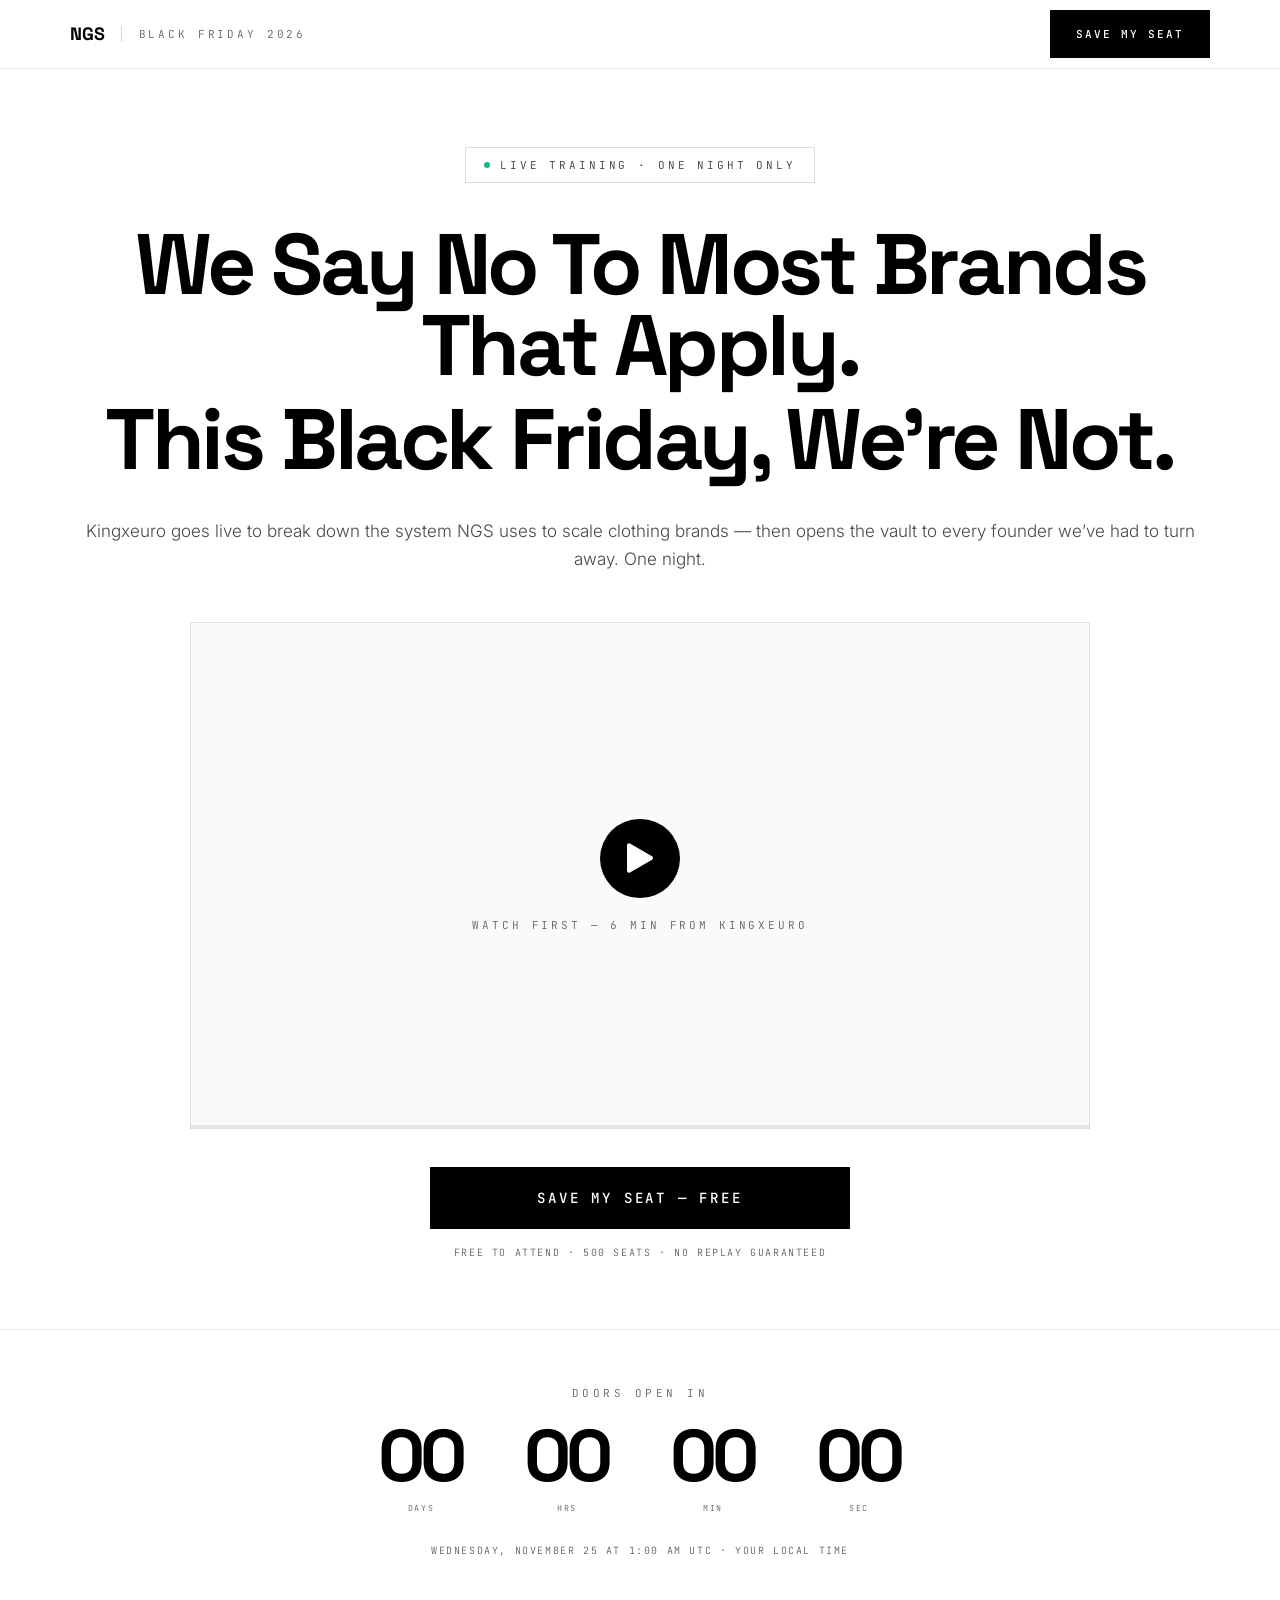
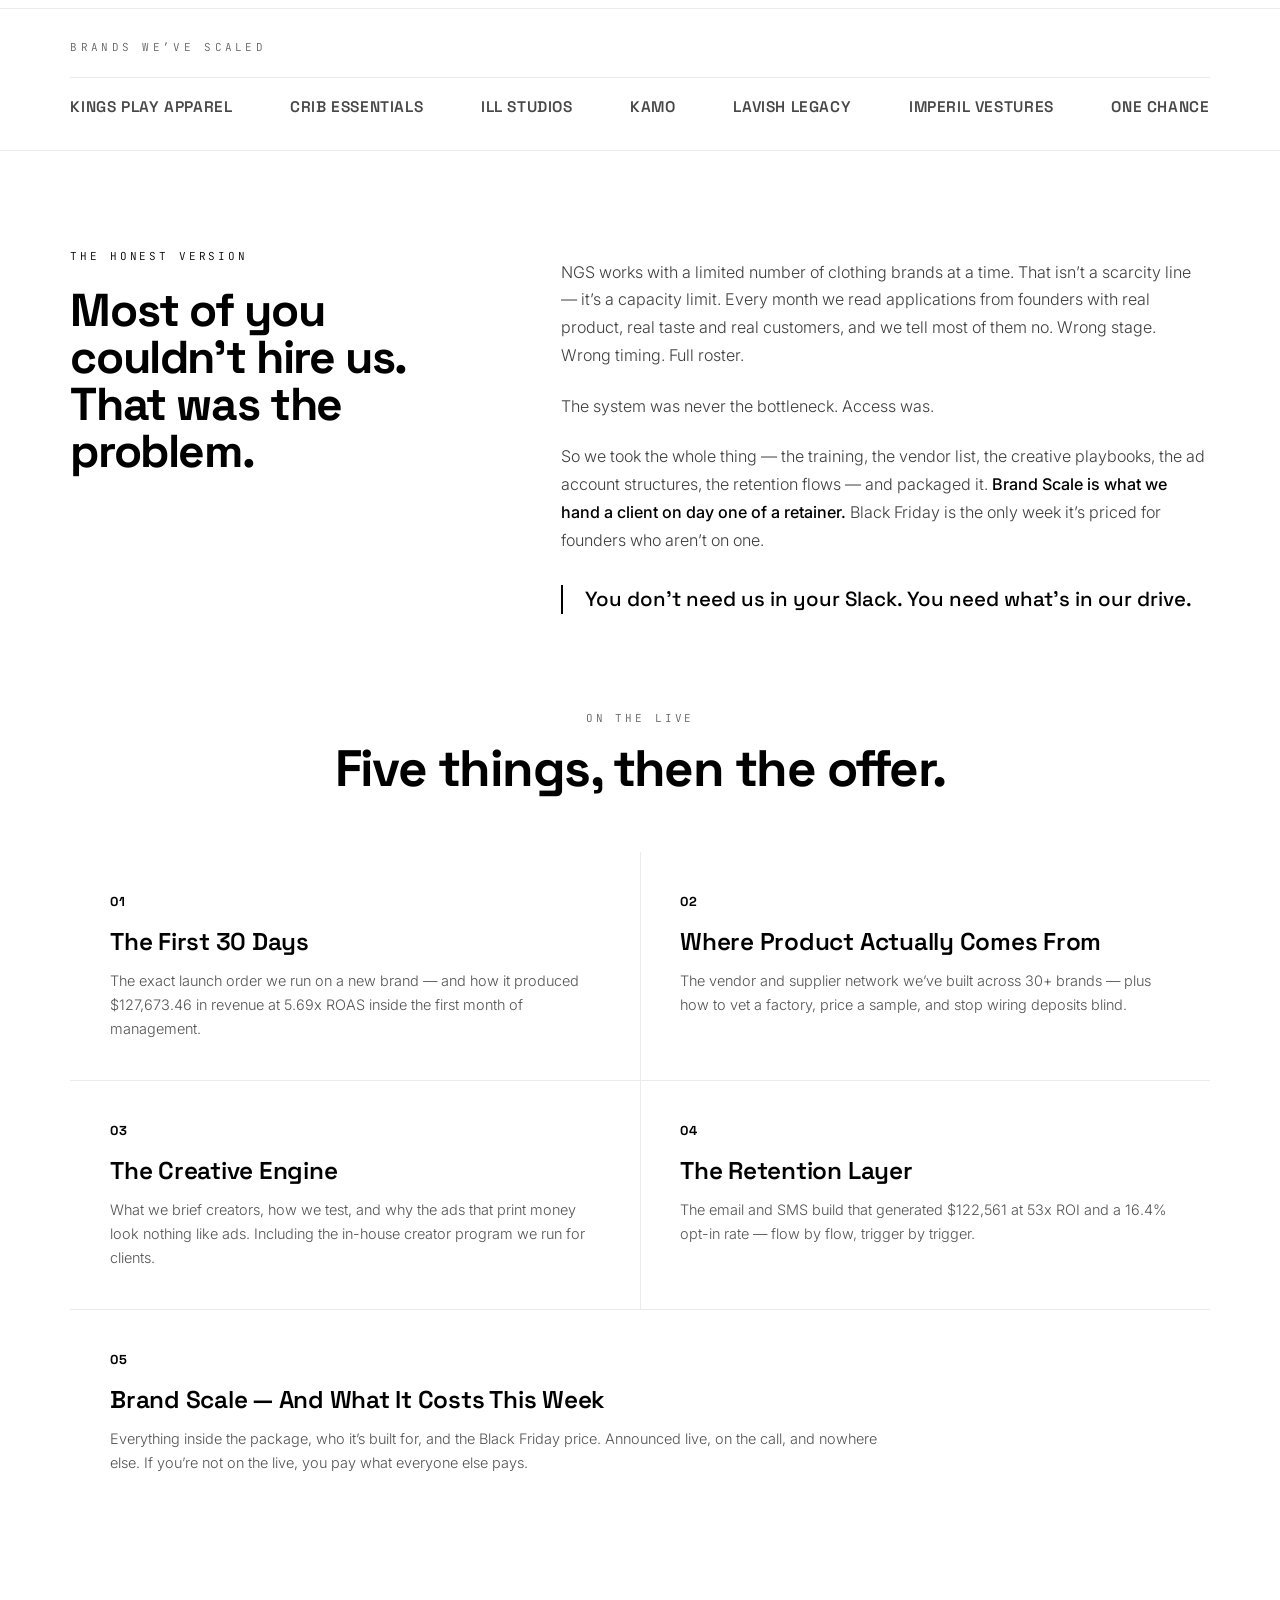
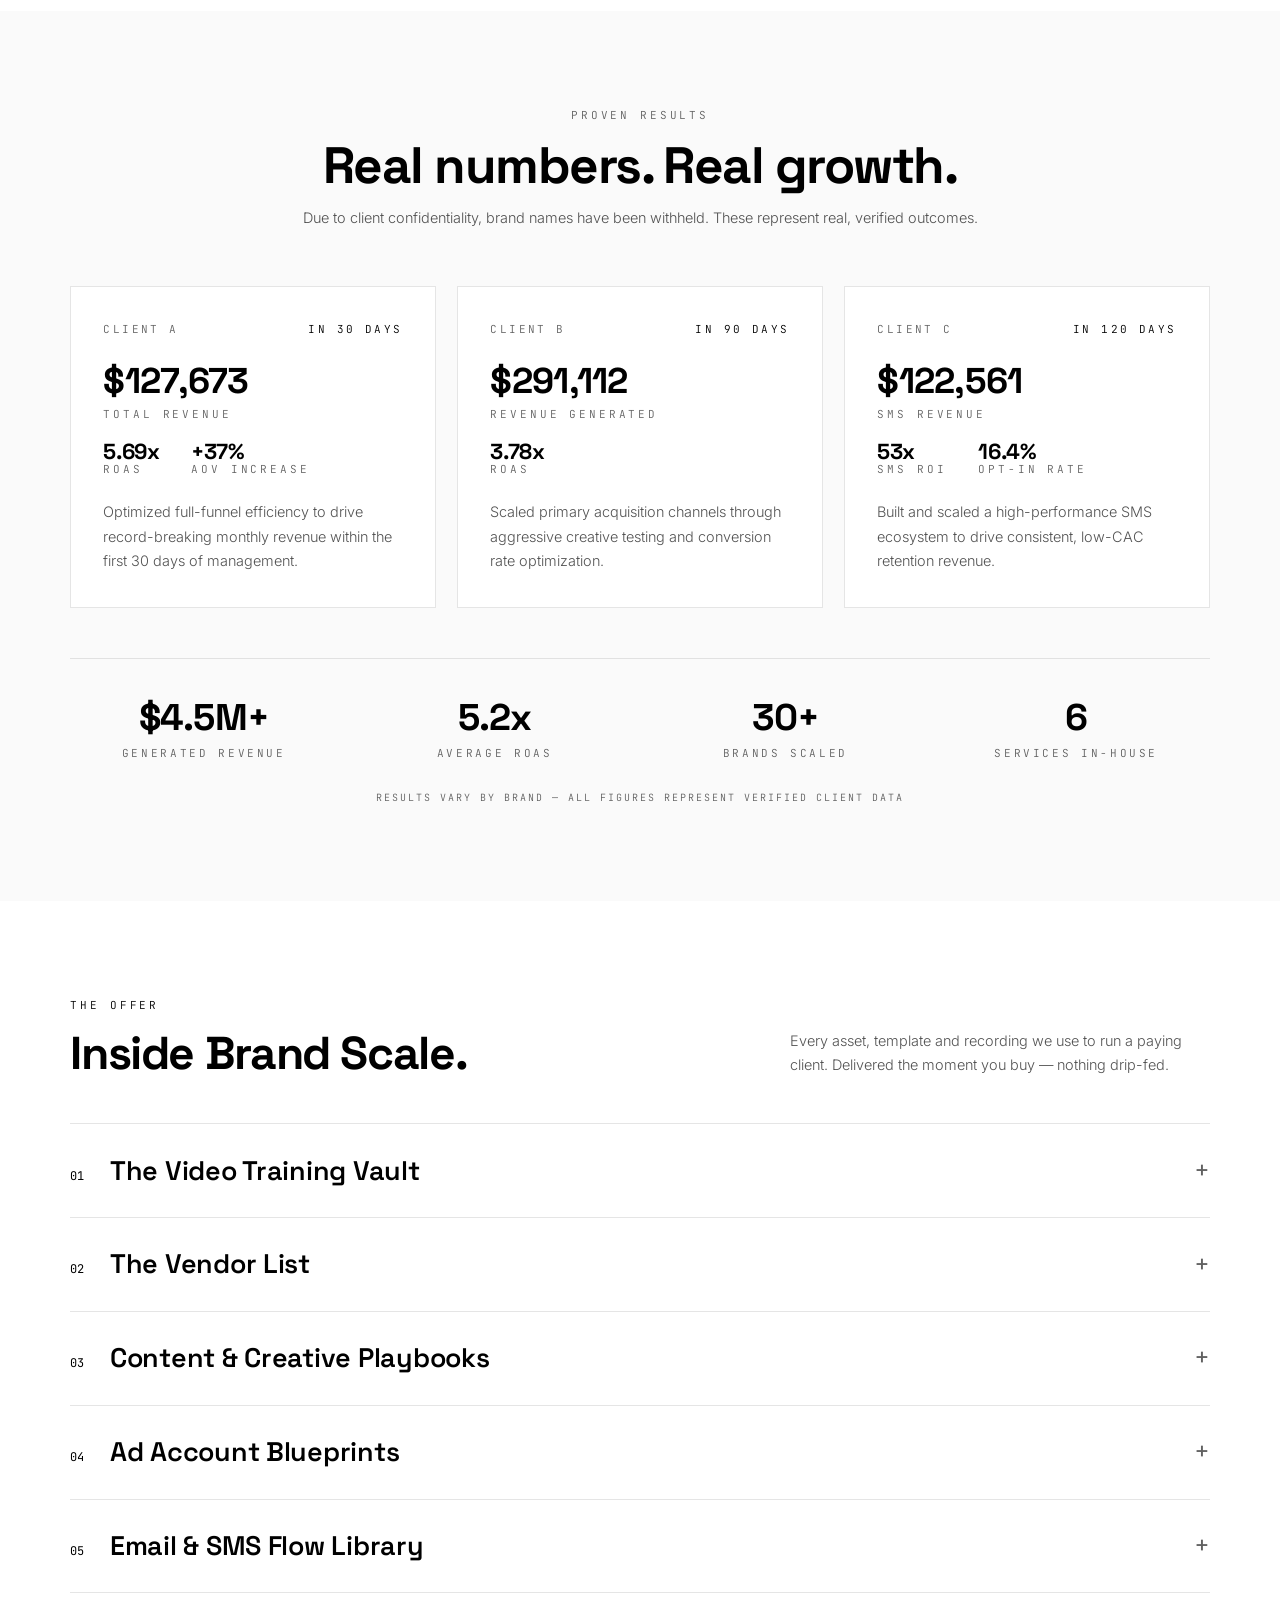
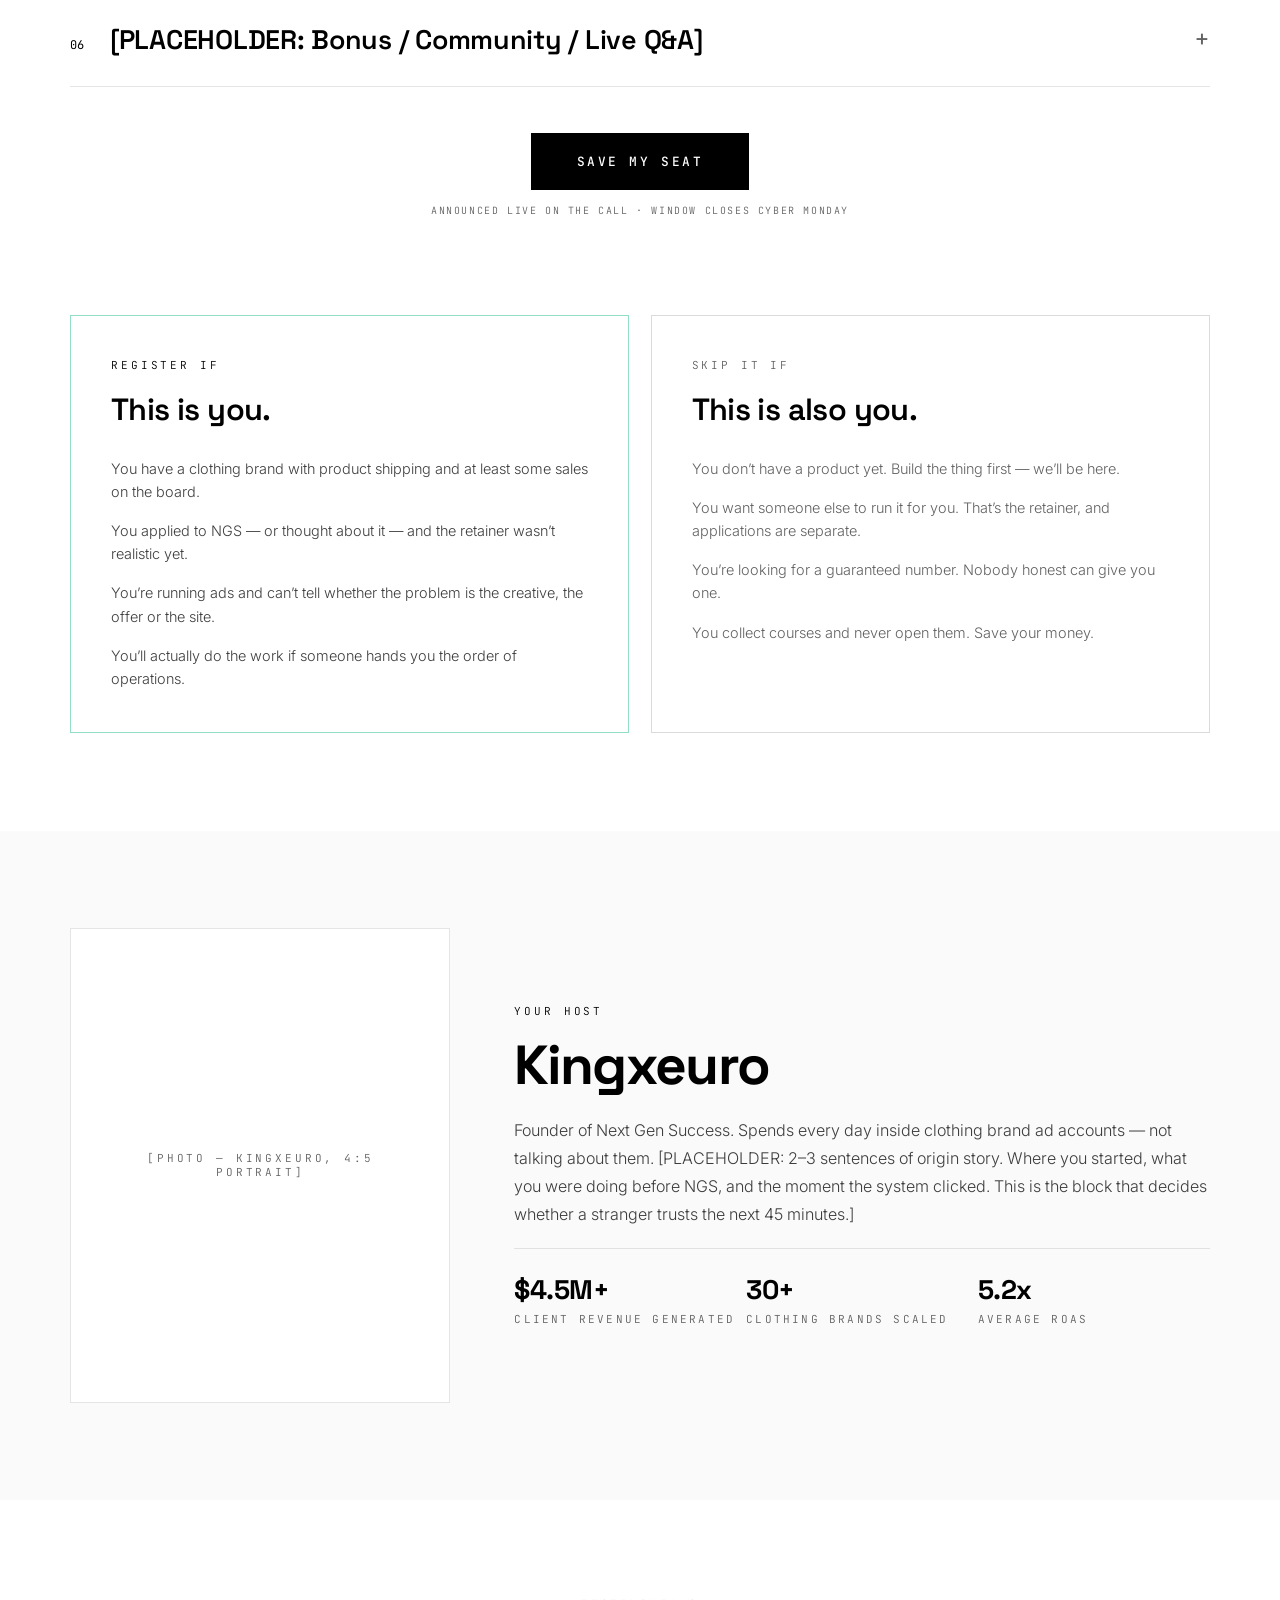
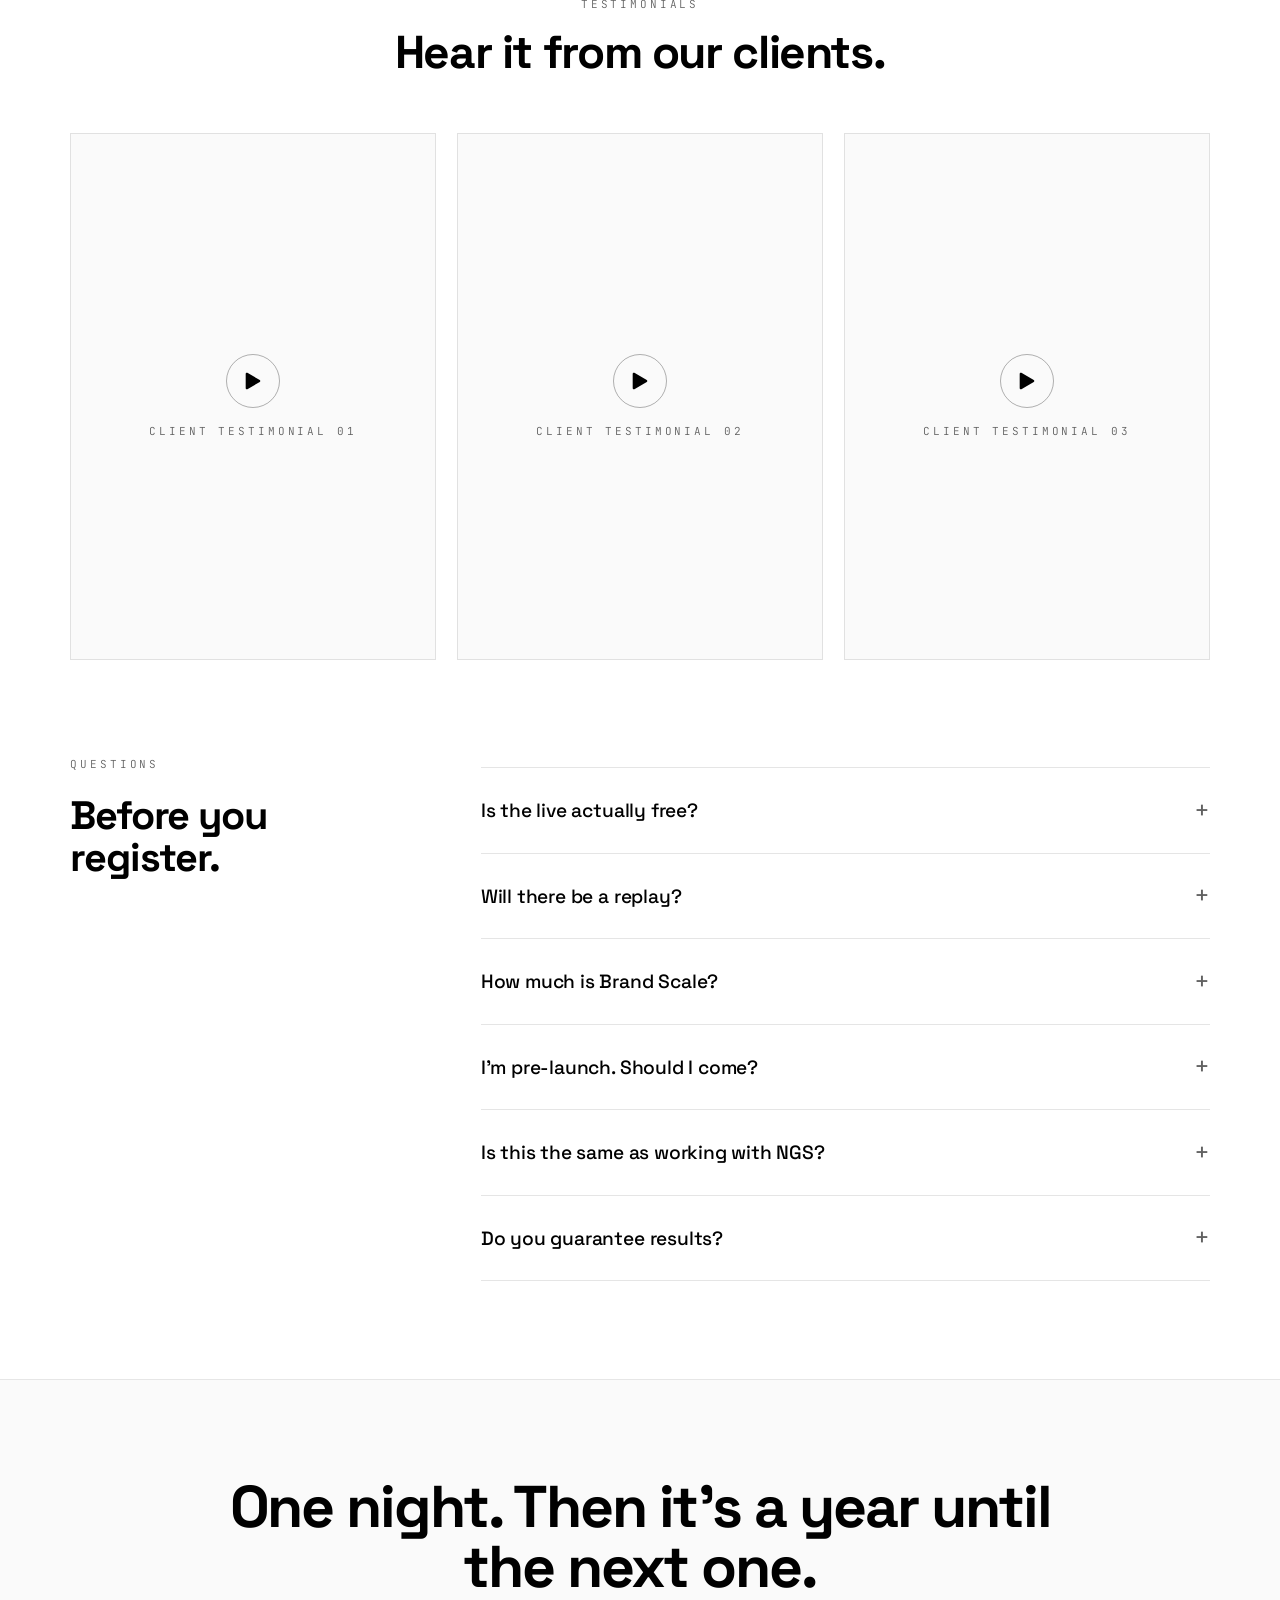
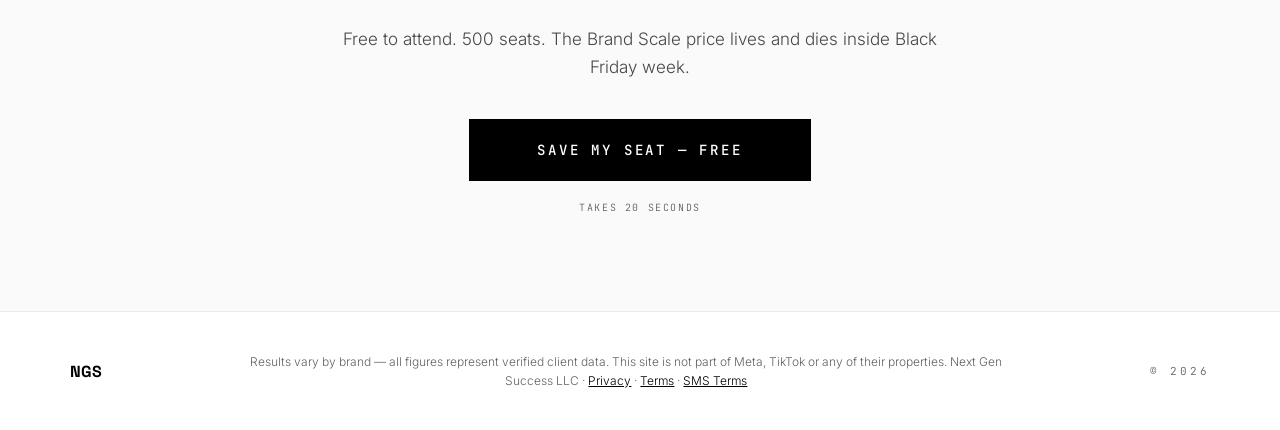
<file: index.html>
<!doctype html>
<html lang="en">
<head>
<meta charset="utf-8">
<meta name="viewport" content="width=device-width, initial-scale=1">
<title>NGS Black Friday — Live Training With Kingxeuro</title>
<meta name="description" content="We say no to most brands that apply. This Black Friday, we're not. Kingxeuro goes live to break down the exact system NGS uses to scale clothing brands — then opens the Brand Scale vault. Free to attend, 500 seats.">
<meta name="robots" content="index, follow">
<meta property="og:type" content="website">
<meta property="og:title" content="NGS Black Friday — Live Training With Kingxeuro">
<meta property="og:description" content="One night. The exact system NGS uses to scale clothing brands, then the Brand Scale vault opens. Free to attend, 500 seats.">
<link rel="preconnect" href="https://fonts.googleapis.com">
<link rel="preconnect" href="https://fonts.gstatic.com" crossorigin>
<link href="https://fonts.googleapis.com/css2?family=Space+Grotesk:wght@400;500;600;700&family=Inter:wght@300;400;500;600&family=JetBrains+Mono:wght@400;500&display=swap" rel="stylesheet">
<link rel="stylesheet" href="assets/css/styles.css">
<script src="assets/js/config.js"></script>
</head>
<body>
<a class="skip-link" href="#main">Skip to content</a>

<!-- NAV -->
<header class="nav">
  <div class="wrap nav__inner">
    <div class="nav__left">
      <span class="nav__logo">NGS</span>
      <span class="nav__rule" aria-hidden="true"></span>
      <span class="eyebrow">Black Friday 2026</span>
    </div>
    <button type="button" class="btn btn--sm" data-register>Save My Seat</button>
  </div>
</header>

<main id="main">

  <!-- HERO -->
  <section class="wrap hero">
    <span class="pill">
      <span class="pill__dot" aria-hidden="true"></span>
      <span class="eyebrow">Live Training · One Night Only</span>
    </span>

    <h1 class="h-hero">We Say No To Most Brands That Apply.<span class="h-hero__accent">This Black Friday, We&rsquo;re Not.</span></h1>

    <p class="lede hero__lede">Kingxeuro goes live to break down the system NGS uses to scale clothing brands — then opens the vault to every founder we&rsquo;ve had to turn away. One night.</p>

    <!-- VSL -->
    <div class="vsl">
      <div class="vsl__frame" data-vsl>
        <video class="vsl__video" data-vsl-video muted playsinline preload="metadata" hidden></video>
        <div class="vsl__placeholder" data-vsl-placeholder>
          <button type="button" class="vsl__play" data-vsl-play aria-label="Play the video sales letter">
            <svg width="28" height="32" viewBox="0 0 28 32" fill="none" aria-hidden="true"><path d="M26 14.268a2 2 0 0 1 0 3.464L4 30.454a2 2 0 0 1-3-1.732V3.278a2 2 0 0 1 3-1.732z" fill="#FFFFFF"/></svg>
          </button>
          <span class="eyebrow">Watch First — 6 Min From Kingxeuro</span>
        </div>
        <button type="button" class="vsl__unmute" data-vsl-unmute hidden>
          <span class="vsl__unmute-badge" aria-hidden="true">
            <svg width="26" height="22" viewBox="0 0 24 20" fill="none"><path d="M10 1L5 6H1v8h4l5 5z" fill="#fff"/><path d="M15 6a5 5 0 0 1 0 8M18.5 3a9 9 0 0 1 0 14" stroke="#fff" stroke-width="1.6" fill="none"/></svg>
          </span>
          Tap for sound
        </button>
        <div class="vsl__bar" aria-hidden="true"><span data-vsl-progress></span></div>
      </div>
    </div>

    <button type="button" class="btn btn--lg hero__cta" data-register data-vsl-cta>Save My Seat — Free</button>
    <p class="micro hero__note">Free to attend · 500 seats · No replay guaranteed</p>
  </section>

  <!-- COUNTDOWN -->
  <section class="strip" aria-label="Countdown to the live">
    <div class="wrap countdown">
      <span class="eyebrow countdown__label">Doors Open In</span>
      <div class="countdown__units" data-countdown>
        <div class="unit"><div class="unit__n" data-cd="d">--</div><div class="unit__l">Days</div></div>
        <div class="unit"><div class="unit__n" data-cd="h">--</div><div class="unit__l">Hrs</div></div>
        <div class="unit"><div class="unit__n" data-cd="m">--</div><div class="unit__l">Min</div></div>
        <div class="unit"><div class="unit__n" data-cd="s">--</div><div class="unit__l">Sec</div></div>
      </div>
      <p class="micro countdown__when" data-local-time></p>
    </div>
  </section>

  <!-- BRAND STRIP -->
  <section class="brands" aria-label="Brands we have scaled">
    <div class="wrap brands__inner">
      <span class="eyebrow brands__label">Brands we&rsquo;ve scaled</span>
      <div class="brands__row">
        <span class="brands__name">Kings Play Apparel</span>
        <span class="brands__name">Crib Essentials</span>
        <span class="brands__name">Ill Studios</span>
        <span class="brands__name">KAMO</span>
        <span class="brands__name">Lavish Legacy</span>
        <span class="brands__name">Imperil Vestures</span>
        <span class="brands__name">One Chance</span>
      </div>
    </div>
  </section>

  <!-- THE HONEST VERSION -->
  <section class="section">
    <div class="wrap split">
      <div class="split__aside">
        <span class="eyebrow eyebrow--accent">The Honest Version</span>
        <h2 class="h-section">Most of you couldn&rsquo;t hire us. That was the problem.</h2>
      </div>
      <div class="split__main">
        <p class="body-lg">NGS works with a limited number of clothing brands at a time. That isn&rsquo;t a scarcity line — it&rsquo;s a capacity limit. Every month we read applications from founders with real product, real taste and real customers, and we tell most of them no. Wrong stage. Wrong timing. Full roster.</p>
        <p class="body-lg">The system was never the bottleneck. Access was.</p>
        <p class="body-lg">So we took the whole thing — the training, the vendor list, the creative playbooks, the ad account structures, the retention flows — and packaged it. <span class="strong">Brand Scale is what we hand a client on day one of a retainer.</span> Black Friday is the only week it&rsquo;s priced for founders who aren&rsquo;t on one.</p>
        <div class="pull"><p>You don&rsquo;t need us in your Slack. You need what&rsquo;s in our drive.</p></div>
      </div>
    </div>
  </section>

  <!-- WHAT WE BREAK DOWN -->
  <section class="section section--tight">
    <div class="wrap">
      <div class="section__head">
        <span class="eyebrow">On The Live</span>
        <h2 class="h-section">Five things, then the offer.</h2>
      </div>
      <div class="grid-rule">
        <article class="block">
          <span class="block__n">01</span>
          <h3>The First 30 Days</h3>
          <p class="body">The exact launch order we run on a new brand — and how it produced $127,673.46 in revenue at 5.69x ROAS inside the first month of management.</p>
        </article>
        <article class="block">
          <span class="block__n">02</span>
          <h3>Where Product Actually Comes From</h3>
          <p class="body">The vendor and supplier network we&rsquo;ve built across 30+ brands — plus how to vet a factory, price a sample, and stop wiring deposits blind.</p>
        </article>
        <article class="block">
          <span class="block__n">03</span>
          <h3>The Creative Engine</h3>
          <p class="body">What we brief creators, how we test, and why the ads that print money look nothing like ads. Including the in-house creator program we run for clients.</p>
        </article>
        <article class="block">
          <span class="block__n">04</span>
          <h3>The Retention Layer</h3>
          <p class="body">The email and SMS build that generated $122,561 at 53x ROI and a 16.4% opt-in rate — flow by flow, trigger by trigger.</p>
        </article>
        <article class="block span-2">
          <span class="block__n">05</span>
          <h3>Brand Scale — And What It Costs This Week</h3>
          <p class="body" style="max-width: 780px;">Everything inside the package, who it&rsquo;s built for, and the Black Friday price. Announced live, on the call, and nowhere else. If you&rsquo;re not on the live, you pay what everyone else pays.</p>
        </article>
      </div>
    </div>
  </section>

  <!-- PROOF -->
  <section class="section section--alt">
    <div class="wrap">
      <div class="section__head">
        <span class="eyebrow">Proven Results</span>
        <h2 class="h-section">Real numbers. Real growth.</h2>
        <p class="body">Due to client confidentiality, brand names have been withheld. These represent real, verified outcomes.</p>
      </div>
      <div class="cards">
        <article class="card">
          <div class="card__head"><span class="eyebrow">Client A</span><span class="eyebrow eyebrow--accent">In 30 Days</span></div>
          <div><div class="num card__hero-n" data-count="127673" data-prefix="$">$127,673</div><div class="eyebrow">Total Revenue</div></div>
          <div class="card__metrics">
            <div><div class="num">5.69x</div><div class="eyebrow">ROAS</div></div>
            <div><div class="num">+37%</div><div class="eyebrow">AOV Increase</div></div>
          </div>
          <p class="body">Optimized full-funnel efficiency to drive record-breaking monthly revenue within the first 30 days of management.</p>
        </article>
        <article class="card">
          <div class="card__head"><span class="eyebrow">Client B</span><span class="eyebrow eyebrow--accent">In 90 Days</span></div>
          <div><div class="num card__hero-n" data-count="291112" data-prefix="$">$291,112</div><div class="eyebrow">Revenue Generated</div></div>
          <div class="card__metrics">
            <div><div class="num">3.78x</div><div class="eyebrow">ROAS</div></div>
          </div>
          <p class="body">Scaled primary acquisition channels through aggressive creative testing and conversion rate optimization.</p>
        </article>
        <article class="card">
          <div class="card__head"><span class="eyebrow">Client C</span><span class="eyebrow eyebrow--accent">In 120 Days</span></div>
          <div><div class="num card__hero-n" data-count="122561" data-prefix="$">$122,561</div><div class="eyebrow">SMS Revenue</div></div>
          <div class="card__metrics">
            <div><div class="num">53x</div><div class="eyebrow">SMS ROI</div></div>
            <div><div class="num">16.4%</div><div class="eyebrow">Opt-in Rate</div></div>
          </div>
          <p class="body">Built and scaled a high-performance SMS ecosystem to drive consistent, low-CAC retention revenue.</p>
        </article>
      </div>
      <div class="statbar">
        <div class="stat"><div class="num">$4.5M+</div><div class="eyebrow">Generated Revenue</div></div>
        <div class="stat"><div class="num">5.2x</div><div class="eyebrow">Average ROAS</div></div>
        <div class="stat"><div class="num">30+</div><div class="eyebrow">Brands Scaled</div></div>
        <div class="stat"><div class="num">6</div><div class="eyebrow">Services In-House</div></div>
      </div>
      <p class="micro disclaimer">Results vary by brand — all figures represent verified client data</p>
    </div>
  </section>

  <!-- INSIDE BRAND SCALE -->
  <section class="section">
    <div class="wrap">
      <div class="split" style="justify-content: space-between; align-items: flex-end; margin-bottom: clamp(32px, 3.6vw, 52px);">
        <div class="split__aside">
          <span class="eyebrow eyebrow--accent">The Offer</span>
          <h2 class="h-section" style="margin-top: 18px;">Inside Brand Scale.</h2>
        </div>
        <p class="body" style="max-width: 420px;">Every asset, template and recording we use to run a paying client. Delivered the moment you buy — nothing drip-fed.</p>
      </div>

      <div class="accordion accordion--modules">
        <div class="accordion__item">
          <h3><button type="button" class="accordion__btn" aria-expanded="false" aria-controls="mod-1">
            <span class="accordion__label"><span class="accordion__n">01</span><span class="accordion__title">The Video Training Vault</span></span>
            <span class="accordion__sym" aria-hidden="true">+</span>
          </button></h3>
          <div class="accordion__panel" id="mod-1"><p>Every system NGS runs, recorded and broken down end to end: Meta and TikTok account structure, creative testing cadence, scaling rules, CRO teardowns, and the decision framework we use when a campaign dies. Filmed inside real accounts, not on slides. [PLACEHOLDER: module count + total runtime]</p></div>
        </div>
        <div class="accordion__item">
          <h3><button type="button" class="accordion__btn" aria-expanded="false" aria-controls="mod-2">
            <span class="accordion__label"><span class="accordion__n">02</span><span class="accordion__title">The Vendor List</span></span>
            <span class="accordion__sym" aria-hidden="true">+</span>
          </button></h3>
          <div class="accordion__panel" id="mod-2"><p>The manufacturers, blank suppliers, print and embroidery partners and fulfilment contacts we actually use — with MOQs, lead times and the vetting checklist. The list that takes most founders two years and several bad samples to build. [PLACEHOLDER: vendor count]</p></div>
        </div>
        <div class="accordion__item">
          <h3><button type="button" class="accordion__btn" aria-expanded="false" aria-controls="mod-3">
            <span class="accordion__label"><span class="accordion__n">03</span><span class="accordion__title">Content &amp; Creative Playbooks</span></span>
            <span class="accordion__sym" aria-hidden="true">+</span>
          </button></h3>
          <div class="accordion__panel" id="mod-3"><p>Hook libraries, shot lists, creator briefs, the organic posting calendar, and the UGC sourcing process from our in-house creator program — including the outreach messages we send and the rates we pay.</p></div>
        </div>
        <div class="accordion__item">
          <h3><button type="button" class="accordion__btn" aria-expanded="false" aria-controls="mod-4">
            <span class="accordion__label"><span class="accordion__n">04</span><span class="accordion__title">Ad Account Blueprints</span></span>
            <span class="accordion__sym" aria-hidden="true">+</span>
          </button></h3>
          <div class="accordion__panel" id="mod-4"><p>Campaign structures, naming conventions, budget splits, testing frameworks and the exact build we deploy in week one — copy it into your own account and launch the same day.</p></div>
        </div>
        <div class="accordion__item">
          <h3><button type="button" class="accordion__btn" aria-expanded="false" aria-controls="mod-5">
            <span class="accordion__label"><span class="accordion__n">05</span><span class="accordion__title">Email &amp; SMS Flow Library</span></span>
            <span class="accordion__sym" aria-hidden="true">+</span>
          </button></h3>
          <div class="accordion__panel" id="mod-5"><p>The flows behind $122,561 in SMS revenue at 53x ROI — welcome, abandoned checkout, browse abandon, post-purchase, winback and drop sequences, written out and ready to paste into Klaviyo.</p></div>
        </div>
        <div class="accordion__item">
          <h3><button type="button" class="accordion__btn" aria-expanded="false" aria-controls="mod-6">
            <span class="accordion__label"><span class="accordion__n">06</span><span class="accordion__title">[PLACEHOLDER: Bonus / Community / Live Q&amp;A]</span></span>
            <span class="accordion__sym" aria-hidden="true">+</span>
          </button></h3>
          <div class="accordion__panel" id="mod-6"><p>[PLACEHOLDER — confirm the final bonus. Strongest options: a private community with Kingxeuro answering, a monthly group call, or a one-time account audit for the first N buyers. The bonus is what makes the BFCM price feel like a mistake, so it should be the thing you can least afford to give away.]</p></div>
        </div>
      </div>

      <div class="offer-cta">
        <button type="button" class="btn btn--md" data-register>Save My Seat</button>
        <p class="micro">Announced live on the call · Window closes Cyber Monday</p>
      </div>

    </div>
  </section>

  <!-- FOR / NOT FOR -->
  <section class="section section--tight">
    <div class="wrap pair">
      <div class="panel panel--yes">
        <span class="eyebrow eyebrow--ink">Register If</span>
        <h3 class="h-sub">This is you.</h3>
        <ul>
          <li>You have a clothing brand with product shipping and at least some sales on the board.</li>
          <li>You applied to NGS — or thought about it — and the retainer wasn&rsquo;t realistic yet.</li>
          <li>You&rsquo;re running ads and can&rsquo;t tell whether the problem is the creative, the offer or the site.</li>
          <li>You&rsquo;ll actually do the work if someone hands you the order of operations.</li>
        </ul>
      </div>
      <div class="panel panel--no">
        <span class="eyebrow">Skip It If</span>
        <h3 class="h-sub">This is also you.</h3>
        <ul>
          <li>You don&rsquo;t have a product yet. Build the thing first — we&rsquo;ll be here.</li>
          <li>You want someone else to run it for you. That&rsquo;s the retainer, and applications are separate.</li>
          <li>You&rsquo;re looking for a guaranteed number. Nobody honest can give you one.</li>
          <li>You collect courses and never open them. Save your money.</li>
        </ul>
      </div>
    </div>
  </section>

  <!-- HOST -->
  <section class="section section--alt">
    <div class="wrap host">
      <div class="host__photo">
        <span class="eyebrow">[PHOTO — Kingxeuro, 4:5 portrait]</span>
      </div>
      <div class="host__body">
        <span class="eyebrow eyebrow--accent">Your Host</span>
        <h2>Kingxeuro</h2>
        <p class="body-lg" style="max-width: 720px;">Founder of Next Gen Success. Spends every day inside clothing brand ad accounts — not talking about them. [PLACEHOLDER: 2–3 sentences of origin story. Where you started, what you were doing before NGS, and the moment the system clicked. This is the block that decides whether a stranger trusts the next 45 minutes.]</p>
        <div class="host__stats">
          <div><div class="num">$4.5M+</div><div class="eyebrow">Client Revenue Generated</div></div>
          <div><div class="num">30+</div><div class="eyebrow">Clothing Brands Scaled</div></div>
          <div><div class="num">5.2x</div><div class="eyebrow">Average ROAS</div></div>
        </div>
      </div>
    </div>
  </section>

  <!-- TESTIMONIALS -->
  <section class="section">
    <div class="wrap">
      <div class="section__head">
        <span class="eyebrow">Testimonials</span>
        <h2 class="h-section" style="font-size: clamp(30px, 3.6vw, 52px);">Hear it from our clients.</h2>
      </div>
      <div class="tests">
        <!-- Drop the 3 MP4s already on the NGS CDN into data-src; vertical, muted autoplay, tap to unmute. -->
        <div class="test" data-testimonial data-src="">
          <div class="test__badge" aria-hidden="true"><svg width="16" height="18" viewBox="0 0 28 32" fill="none"><path d="M26 14.268a2 2 0 0 1 0 3.464L4 30.454a2 2 0 0 1-3-1.732V3.278a2 2 0 0 1 3-1.732z" fill="#000000"/></svg></div>
          <span class="eyebrow">Client Testimonial 01</span>
        </div>
        <div class="test" data-testimonial data-src="">
          <div class="test__badge" aria-hidden="true"><svg width="16" height="18" viewBox="0 0 28 32" fill="none"><path d="M26 14.268a2 2 0 0 1 0 3.464L4 30.454a2 2 0 0 1-3-1.732V3.278a2 2 0 0 1 3-1.732z" fill="#000000"/></svg></div>
          <span class="eyebrow">Client Testimonial 02</span>
        </div>
        <div class="test" data-testimonial data-src="">
          <div class="test__badge" aria-hidden="true"><svg width="16" height="18" viewBox="0 0 28 32" fill="none"><path d="M26 14.268a2 2 0 0 1 0 3.464L4 30.454a2 2 0 0 1-3-1.732V3.278a2 2 0 0 1 3-1.732z" fill="#000000"/></svg></div>
          <span class="eyebrow">Client Testimonial 03</span>
        </div>
      </div>
    </div>
  </section>

  <!-- FAQ -->
  <section class="section section--tight">
    <div class="wrap split">
      <div class="split__aside" style="width: min(340px, 100%);">
        <span class="eyebrow">Questions</span>
        <h2 class="h-section" style="font-size: clamp(28px, 3.1vw, 44px); line-height: 1.04;">Before you register.</h2>
      </div>
      <div class="split__main" style="gap: 0;">
        <div class="accordion">
          <div class="accordion__item">
            <h3><button type="button" class="accordion__btn" aria-expanded="false" aria-controls="faq-1">
              <span class="accordion__title accordion__title--sm">Is the live actually free?</span>
              <span class="accordion__sym" aria-hidden="true">+</span>
            </button></h3>
            <div class="accordion__panel" id="faq-1"><p>Yes. Nothing to pay to attend. We make our money when brands buy Brand Scale or apply for a retainer — neither is a condition of showing up.</p></div>
          </div>
          <div class="accordion__item">
            <h3><button type="button" class="accordion__btn" aria-expanded="false" aria-controls="faq-2">
              <span class="accordion__title accordion__title--sm">Will there be a replay?</span>
              <span class="accordion__sym" aria-hidden="true">+</span>
            </button></h3>
            <div class="accordion__panel" id="faq-2"><p>Not guaranteed, and the Black Friday pricing is announced live. If a replay goes out it will be short-window and the offer may already be gone. Come live.</p></div>
          </div>
          <div class="accordion__item">
            <h3><button type="button" class="accordion__btn" aria-expanded="false" aria-controls="faq-3">
              <span class="accordion__title accordion__title--sm">How much is Brand Scale?</span>
              <span class="accordion__sym" aria-hidden="true">+</span>
            </button></h3>
            <div class="accordion__panel" id="faq-3"><p>The Black Friday price is revealed on the call and holds until Cyber Monday at midnight. It is a fraction of a single month of NGS management. That is the whole point of doing this once a year.</p></div>
          </div>
          <div class="accordion__item">
            <h3><button type="button" class="accordion__btn" aria-expanded="false" aria-controls="faq-4">
              <span class="accordion__title accordion__title--sm">I&rsquo;m pre-launch. Should I come?</span>
              <span class="accordion__sym" aria-hidden="true">+</span>
            </button></h3>
            <div class="accordion__panel" id="faq-4"><p>The vendor list and creative playbooks will help you. The ad scaling material assumes you have product shipping and data to work with. If you have nothing to sell yet, this isn&rsquo;t your moment.</p></div>
          </div>
          <div class="accordion__item">
            <h3><button type="button" class="accordion__btn" aria-expanded="false" aria-controls="faq-5">
              <span class="accordion__title accordion__title--sm">Is this the same as working with NGS?</span>
              <span class="accordion__sym" aria-hidden="true">+</span>
            </button></h3>
            <div class="accordion__panel" id="faq-5"><p>No. Brand Scale is the playbook. A retainer is us executing it inside your accounts, with our creative team and creator program behind it. Different product, different price, separate application.</p></div>
          </div>
          <div class="accordion__item">
            <h3><button type="button" class="accordion__btn" aria-expanded="false" aria-controls="faq-6">
              <span class="accordion__title accordion__title--sm">Do you guarantee results?</span>
              <span class="accordion__sym" aria-hidden="true">+</span>
            </button></h3>
            <div class="accordion__panel" id="faq-6"><p>No, and be careful with anyone who does. Every figure on this page is verified client data from brands who executed. Results vary by brand, product, market and effort. [PLACEHOLDER: refund policy — state it plainly here.]</p></div>
          </div>
        </div>
      </div>
    </div>
  </section>

  <!-- FINAL CTA -->
  <section class="section section--alt final">
    <div class="wrap">
      <h2>One night. Then it&rsquo;s a year until the next one.</h2>
      <p class="lede">Free to attend. 500 seats. The Brand Scale price lives and dies inside Black Friday week.</p>
      <button type="button" class="btn btn--lg" data-register>Save My Seat — Free</button>
      <p class="micro">Takes 20 seconds</p>
    </div>
  </section>

</main>

<!-- FOOTER -->
<footer class="footer">
  <div class="wrap footer__inner">
    <span class="footer__logo">NGS</span>
    <p class="footer__legal">Results vary by brand — all figures represent verified client data. This site is not part of Meta, TikTok or any of their properties. Next Gen Success LLC · <a href="https://mynextgensuccess.com/privacy">Privacy</a> · <a href="https://mynextgensuccess.com/terms">Terms</a> · <a href="https://mynextgensuccess.com/sms-terms">SMS Terms</a></p>
    <span class="eyebrow">&copy; 2026</span>
  </div>
</footer>

<!-- STICKY MOBILE CTA -->
<div class="sticky" data-sticky>
  <button type="button" class="btn btn--md btn--block" data-register>Save My Seat — Free</button>
  <span class="micro sticky__note"><span data-sticky-cd>—</span> left · free to attend</span>
</div>

<!-- REGISTRATION MODAL -->
<div class="modal" data-modal role="dialog" aria-modal="true" aria-labelledby="modal-title" hidden>
  <button type="button" class="modal__scrim" data-modal-close tabindex="-1" aria-label="Close registration"></button>
  <div class="modal__panel">
    <div class="modal__head">
      <span class="eyebrow eyebrow--accent">Free Registration</span>
      <button type="button" class="modal__close" data-modal-close aria-label="Close registration">&times;</button>
    </div>
    <h2 class="modal__title" id="modal-title">Save my seat.</h2>
    <p class="body">Free to attend. No pitch for the first 45 minutes. Then there is one, and I&rsquo;ll tell you when it starts.</p>

    <form class="form" data-form novalidate>
      <div class="field">
        <label for="f-name">What&rsquo;s your name?</label>
        <input id="f-name" name="name" type="text" autocomplete="name" required placeholder="Type your answer here...">
        <span class="field__error" data-error>Add your name so we know who&rsquo;s on the call.</span>
      </div>
      <div class="field">
        <label for="f-email">What&rsquo;s your email?</label>
        <input id="f-email" name="email" type="email" autocomplete="email" required placeholder="name@example.com">
        <span class="field__error" data-error>We send the join link here — check the spelling.</span>
      </div>
      <div class="field">
        <label for="f-phone">What is your phone number?</label>
        <input id="f-phone" name="phone" type="tel" autocomplete="tel" required placeholder="+1 (000) 000-0000">
        <span class="field__error" data-error>Enter a phone number we can text the link to.</span>
      </div>

      <div class="consent">
        <input id="f-sms" name="smsConsent" type="checkbox" required>
        <label for="f-sms">Text me reminders about this training at the number above. Consent is not a condition of registering or of any purchase. Message and data rates may apply. Reply STOP to opt out, HELP for help.</label>
      </div>
      <span class="field__error" data-consent-error hidden>Tick the box if you want the reminder texts — they&rsquo;re how most people actually make it live.</span>

      <div class="field">
        <label for="f-ig">What&rsquo;s your brand&rsquo;s Instagram URL?</label>
        <input id="f-ig" name="instagram" type="text" required placeholder="instagram.com/yourbrand">
        <span class="field__error" data-error>Drop your brand&rsquo;s Instagram so we know who we&rsquo;re talking to.</span>
      </div>
      <div class="field">
        <label for="f-rev">How much revenue is your brand currently doing per month?</label>
        <select id="f-rev" name="revenue" required>
          <option value="">Select one</option>
          <option>Under $10K/month</option>
          <option>$10K - $25K/month</option>
          <option>$25K - $50K/month</option>
          <option>$50K - $100K/month</option>
          <option>$100K+/month</option>
        </select>
        <span class="field__error" data-error>Pick the band closest to where you are.</span>
      </div>
      <div class="field">
        <label for="f-ads">Are you currently running paid ads?</label>
        <select id="f-ads" name="runningAds" required>
          <option value="">Select one</option>
          <option>Yes, on Facebook/Instagram</option>
          <option>Yes, on TikTok</option>
          <option>Yes, on multiple platforms</option>
          <option>No, but I want to start</option>
          <option>I&rsquo;ve tried but stopped</option>
        </select>
        <span class="field__error" data-error>Pick the one that fits today.</span>
      </div>
      <div class="field">
        <label for="f-source">How did you hear about NGS? <span style="letter-spacing:0.1em;">(optional)</span></label>
        <select id="f-source" name="source">
          <option value="">Select one</option>
          <option>Instagram</option>
          <option>YouTube</option>
          <option>Tiktok</option>
          <option>Referral from another brand</option>
          <option>Other</option>
        </select>
      </div>

      <p class="form__status" data-form-status role="alert"></p>
      <button type="submit" class="btn btn--lg btn--block form__submit" data-form-submit>Save My Seat — Free</button>
      <p class="micro form__foot">Free to attend · Takes 20 seconds</p>
    </form>
  </div>
</div>

<script src="assets/js/main.js"></script>
</body>
</html>
</file>
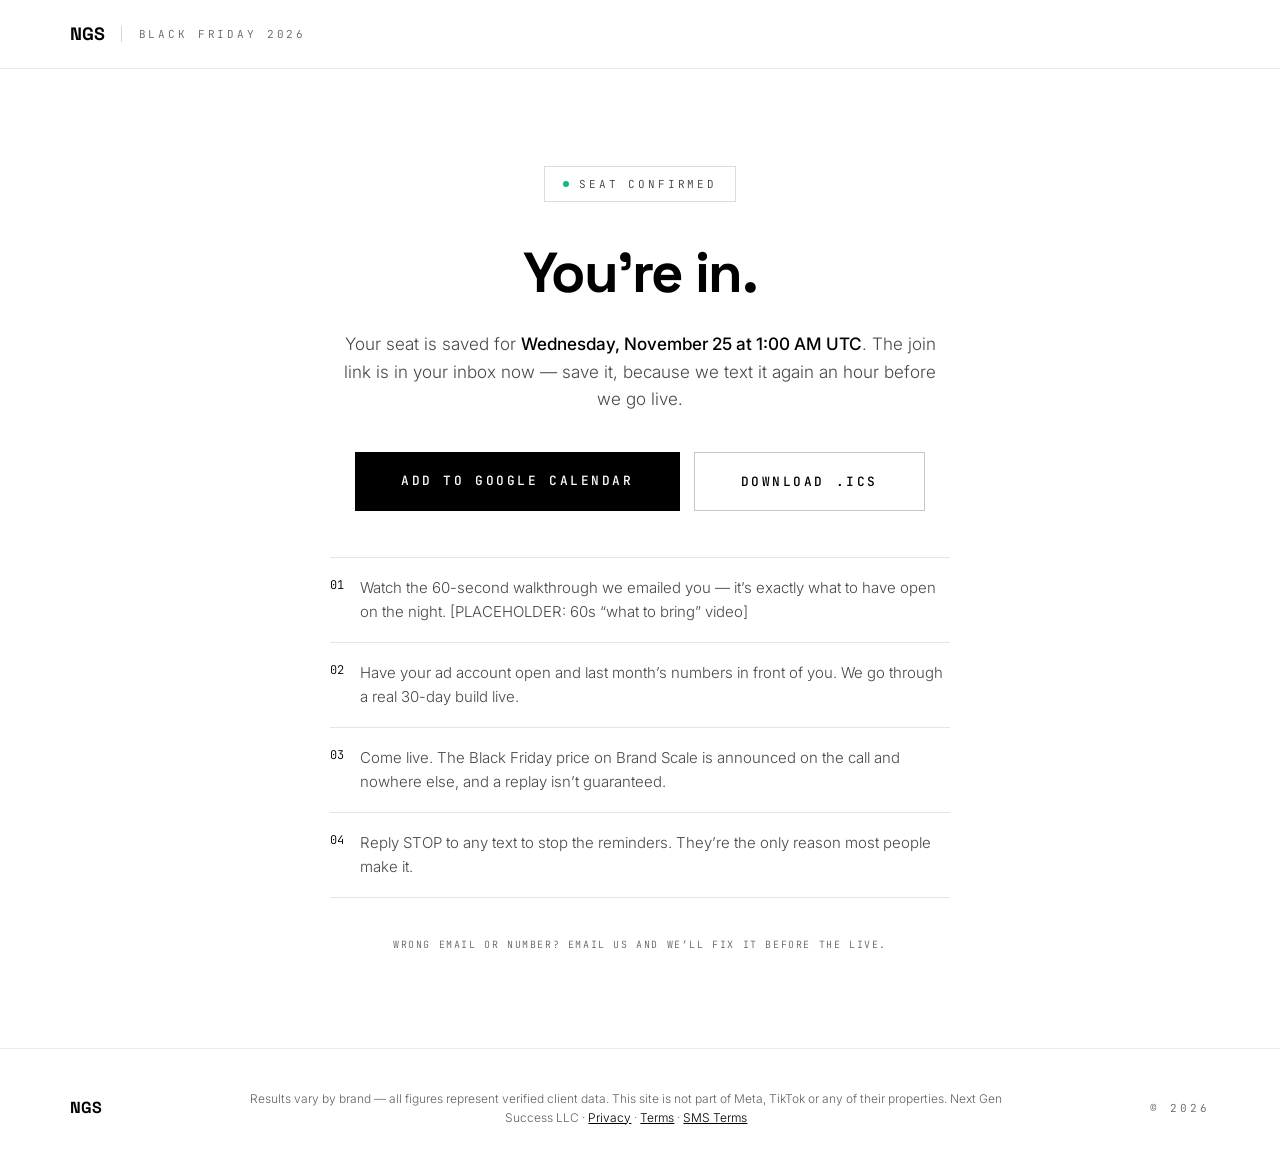
<file: thank-you.html>
<!doctype html>
<html lang="en">
<head>
<meta charset="utf-8">
<meta name="viewport" content="width=device-width, initial-scale=1">
<title>You&rsquo;re In — NGS Black Friday Live</title>
<meta name="description" content="Your seat is saved. Add it to your calendar and bring your ad account.">
<meta name="robots" content="noindex, nofollow">
<link rel="preconnect" href="https://fonts.googleapis.com">
<link rel="preconnect" href="https://fonts.gstatic.com" crossorigin>
<link href="https://fonts.googleapis.com/css2?family=Space+Grotesk:wght@400;500;600;700&family=Inter:wght@300;400;500;600&family=JetBrains+Mono:wght@400;500&display=swap" rel="stylesheet">
<link rel="stylesheet" href="assets/css/styles.css">
<script src="assets/js/config.js"></script>
</head>
<body>

<header class="nav">
  <div class="wrap nav__inner">
    <div class="nav__left">
      <span class="nav__logo">NGS</span>
      <span class="nav__rule" aria-hidden="true"></span>
      <span class="eyebrow">Black Friday 2026</span>
    </div>
  </div>
</header>

<main class="wrap section ty">
  <span class="pill" style="align-self: center;">
    <span class="pill__dot" aria-hidden="true"></span>
    <span class="eyebrow">Seat Confirmed</span>
  </span>

  <h1 data-greeting>You&rsquo;re in.</h1>
  <p class="lede" style="margin: 28px auto 0; max-width: 620px;">
    Your seat is saved for <span class="strong" data-when>[PLACEHOLDER: webinar date + time]</span>.
    The join link is in your inbox now — save it, because we text it again an hour before we go live.
  </p>

  <div class="ty__actions">
    <a class="btn btn--md" data-gcal href="#" target="_blank" rel="noopener">Add To Google Calendar</a>
    <a class="btn btn--md btn--ghost" data-ics href="#" download="ngs-black-friday-live.ics">Download .ics</a>
  </div>

  <div class="ty__list">
    <ul>
      <li><span class="accordion__n">01</span><span>Watch the 60-second walkthrough we emailed you — it&rsquo;s exactly what to have open on the night. [PLACEHOLDER: 60s &ldquo;what to bring&rdquo; video]</span></li>
      <li><span class="accordion__n">02</span><span>Have your ad account open and last month&rsquo;s numbers in front of you. We go through a real 30-day build live.</span></li>
      <li><span class="accordion__n">03</span><span>Come live. The Black Friday price on Brand Scale is announced on the call and nowhere else, and a replay isn&rsquo;t guaranteed.</span></li>
      <li><span class="accordion__n">04</span><span>Reply STOP to any text to stop the reminders. They&rsquo;re the only reason most people make it.</span></li>
    </ul>
  </div>

  <p class="micro" style="margin-top: 40px;">Wrong email or number? Email us and we&rsquo;ll fix it before the live.</p>
</main>

<footer class="footer">
  <div class="wrap footer__inner">
    <span class="footer__logo">NGS</span>
    <p class="footer__legal">Results vary by brand — all figures represent verified client data. This site is not part of Meta, TikTok or any of their properties. Next Gen Success LLC · <a href="https://mynextgensuccess.com/privacy">Privacy</a> · <a href="https://mynextgensuccess.com/terms">Terms</a> · <a href="https://mynextgensuccess.com/sms-terms">SMS Terms</a></p>
    <span class="eyebrow">&copy; 2026</span>
  </div>
</footer>

<script>
(function () {
  'use strict';
  var CFG = window.NGS_CONFIG || {};
  var start = new Date(CFG.webinarAt || '');
  var TITLE = 'NGS Black Friday Live — With Kingxeuro';
  var DETAILS = 'The exact system NGS uses to scale clothing brands, then Brand Scale opens for Black Friday week. Bring your ad account and last month’s numbers.'
    + (CFG.joinUrl ? '\n\nJoin: ' + CFG.joinUrl : '');

  try {
    var name = sessionStorage.getItem('ngs-registered-name');
    if (name) document.querySelector('[data-greeting]').textContent = 'You’re in, ' + name.split(' ')[0] + '.';
  } catch (e) { /* private mode */ }

  if (isNaN(start.getTime())) return;

  var end = new Date(start.getTime() + 90 * 60 * 1000); // 90 minutes
  var when = document.querySelector('[data-when]');
  if (when) {
    when.textContent = start.toLocaleString(undefined, {
      weekday: 'long', month: 'long', day: 'numeric',
      hour: 'numeric', minute: '2-digit', timeZoneName: 'short'
    });
  }

  function stamp(d) { return d.toISOString().replace(/[-:]/g, '').replace(/\.\d{3}/, ''); }

  var gcal = document.querySelector('[data-gcal]');
  if (gcal) {
    gcal.href = 'https://calendar.google.com/calendar/render?action=TEMPLATE'
      + '&text=' + encodeURIComponent(TITLE)
      + '&dates=' + stamp(start) + '/' + stamp(end)
      + '&details=' + encodeURIComponent(DETAILS)
      + (CFG.joinUrl ? '&location=' + encodeURIComponent(CFG.joinUrl) : '');
  }

  var ics = document.querySelector('[data-ics]');
  if (ics) {
    var body = [
      'BEGIN:VCALENDAR', 'VERSION:2.0', 'PRODID:-//Next Gen Success//BFCM Live//EN',
      'BEGIN:VEVENT',
      'UID:' + stamp(start) + '-bfcm@mynextgensuccess.com',
      'DTSTAMP:' + stamp(new Date()),
      'DTSTART:' + stamp(start),
      'DTEND:' + stamp(end),
      'SUMMARY:' + TITLE,
      'DESCRIPTION:' + DETAILS.replace(/\n/g, '\\n'),
      CFG.joinUrl ? 'LOCATION:' + CFG.joinUrl : '',
      'BEGIN:VALARM', 'TRIGGER:-PT60M', 'ACTION:DISPLAY', 'DESCRIPTION:NGS Black Friday Live starts in an hour', 'END:VALARM',
      'END:VEVENT', 'END:VCALENDAR'
    ].filter(Boolean).join('\r\n');
    ics.href = 'data:text/calendar;charset=utf-8,' + encodeURIComponent(body);
  }
})();
</script>
</body>
</html>
</file>
<file: assets/css/styles.css>
/* ==========================================================================
   NGS — Black Friday Webinar Registration
   White ground, black type, #FAFAFA alternating sections, emerald on the
   live dot only. --accent switches every button and rule in one place.
   ========================================================================== */

:root {
  --ink: #000000;
  --paper: #FFFFFF;
  --paper-alt: #FAFAFA;
  --accent: #000000;          /* swap for heat during BFCM week */
  --accent-ink: #FFFFFF;
  --live: #10B981;

  --ink-76: rgba(0, 0, 0, 0.76);
  --ink-72: rgba(0, 0, 0, 0.72);
  --ink-68: rgba(0, 0, 0, 0.68);
  --ink-62: rgba(0, 0, 0, 0.62);
  --rule: rgba(0, 0, 0, 0.10);
  --rule-soft: rgba(0, 0, 0, 0.08);
  --rule-hard: rgba(0, 0, 0, 0.14);

  --display: 'Space Grotesk', system-ui, sans-serif;
  --body: 'Inter', system-ui, sans-serif;
  --mono: 'JetBrains Mono', ui-monospace, monospace;

  --gutter: clamp(16px, 5.5vw, 80px);
  --max: 1440px;
  --section-y: clamp(64px, 7.6vw, 110px);
}

*, *::before, *::after { box-sizing: border-box; }

[hidden] { display: none !important; }

html { scroll-behavior: smooth; }
@media (prefers-reduced-motion: reduce) {
  html { scroll-behavior: auto; }
  *, *::before, *::after { animation-duration: 0.001ms !important; transition-duration: 0.001ms !important; }
}

body {
  margin: 0;
  background: var(--paper);
  color: var(--ink);
  font-family: var(--body);
  font-weight: 300;
  -webkit-font-smoothing: antialiased;
  overflow-x: hidden;
}

a { color: var(--ink); }
a:hover { color: #404040; }
img, video { max-width: 100%; display: block; }

:focus-visible {
  outline: 2px solid var(--accent);
  outline-offset: 3px;
}

.wrap { width: 100%; max-width: var(--max); margin: 0 auto; padding-inline: var(--gutter); }

.skip-link {
  position: absolute; left: -9999px; top: 0; z-index: 200;
  background: var(--ink); color: #fff; padding: 14px 22px;
  font-family: var(--mono); font-size: 12px; letter-spacing: 0.16em; text-transform: uppercase;
}
.skip-link:focus { left: 0; color: #fff; }

/* --- type primitives ------------------------------------------------- */
.eyebrow {
  font-family: var(--mono);
  font-size: clamp(9px, 1vw, 11px);
  letter-spacing: 0.26em;
  text-transform: uppercase;
  color: var(--ink-62);
  display: block;
}
.eyebrow--accent { color: var(--accent); }
.eyebrow--ink { color: var(--ink); }

h1, h2, h3 { font-family: var(--display); font-weight: 700; letter-spacing: -0.03em; margin: 0; }
.h-hero { font-size: clamp(38px, 6.7vw, 96px); line-height: 0.94; letter-spacing: -0.04em; max-width: 1100px; }
.h-hero__accent { display: block; margin-top: clamp(8px, 1.1vw, 16px); color: var(--accent); }
.h-section { font-size: clamp(32px, 4vw, 58px); line-height: 1.02; }
.h-sub { font-size: clamp(24px, 2.4vw, 34px); font-weight: 600; letter-spacing: -0.02em; }

.lede { font-size: clamp(15px, 1.34vw, 19px); line-height: 1.62; color: var(--ink-72); margin: 0; }
.body-lg { font-size: clamp(15px, 1.26vw, 18px); line-height: 1.72; color: var(--ink-76); margin: 0; }
.body { font-size: clamp(14px, 1.13vw, 16px); line-height: 1.66; color: var(--ink-68); margin: 0; }
.micro {
  font-family: var(--mono);
  font-size: clamp(9px, 0.78vw, 11px);
  letter-spacing: 0.16em;
  text-transform: uppercase;
  color: var(--ink-62);
  margin: 0;
}
.num { font-family: var(--display); font-weight: 700; letter-spacing: -0.02em; line-height: 1; }

/* --- buttons ---------------------------------------------------------- */
.btn {
  display: inline-block;
  background: var(--accent);
  color: var(--accent-ink);
  border: none;
  text-decoration: none;
  text-align: center;
  font-family: var(--mono);
  font-weight: 500;
  letter-spacing: 0.2em;
  text-transform: uppercase;
  cursor: pointer;
  transition: transform 0.18s ease, opacity 0.18s ease;
  min-height: 48px;
}
.btn:hover { color: var(--accent-ink); opacity: 0.88; }
.btn:active { transform: translateY(1px); }
.btn--sm { font-size: clamp(10px, 0.9vw, 11px); letter-spacing: 0.18em; padding: 13px 26px; }
.btn--md { font-size: clamp(11px, 1vw, 13px); padding: 20px 46px; }
.btn--lg { font-size: clamp(12px, 1.1vw, 15px); padding: 22px clamp(40px, 5.3vw, 76px); }
.btn--block { display: block; width: 100%; }
.btn--ghost { background: none; color: var(--ink); border: 1px solid rgba(0, 0, 0, 0.22); }
.btn--ghost:hover { background: var(--paper-alt); color: var(--ink); opacity: 1; }
.btn--pulse { animation: nudge 2.4s ease-in-out 3; }
@keyframes nudge {
  0%, 100% { transform: scale(1); }
  50% { transform: scale(1.025); }
}

/* --- nav -------------------------------------------------------------- */
.nav {
  position: sticky; top: 0; z-index: 60;
  background: rgba(255, 255, 255, 0.94);
  backdrop-filter: saturate(180%) blur(8px);
  border-bottom: 1px solid var(--rule-soft);
}
.nav__inner { height: clamp(58px, 5.3vw, 76px); display: flex; align-items: center; justify-content: space-between; gap: 16px; }
.nav__left { display: flex; align-items: center; gap: clamp(10px, 1.3vw, 18px); }
.nav__logo { font-family: var(--display); font-size: clamp(17px, 1.4vw, 20px); font-weight: 700; letter-spacing: -0.02em; }
.nav__rule { width: 1px; height: 16px; background: rgba(0, 0, 0, 0.16); }
@media (max-width: 720px) { .nav__rule { display: none; } .nav .btn { display: none; } }

/* --- hero ------------------------------------------------------------- */
.hero { padding: clamp(36px, 6.1vw, 88px) var(--gutter) 0; display: flex; flex-direction: column; align-items: center; text-align: center; }
.pill {
  display: inline-flex; align-items: center; gap: 10px;
  border: 1px solid var(--rule-hard);
  padding: clamp(8px, 0.9vw, 10px) clamp(14px, 1.4vw, 20px);
  margin-bottom: clamp(26px, 3.3vw, 48px);
}
.pill__dot { width: 6px; height: 6px; border-radius: 50%; background: var(--live); flex-shrink: 0; }
.pill .eyebrow { color: rgba(0, 0, 0, 0.78); }
.hero__lede { margin-top: clamp(22px, 2.8vw, 40px); max-width: 720px; }
.hero__cta { margin-top: clamp(24px, 3vw, 44px); width: min(100%, 420px); }
.hero__note { margin-top: clamp(12px, 1.3vw, 18px); }

/* --- vsl -------------------------------------------------------------- */
.vsl { margin-top: clamp(28px, 3.9vw, 56px); width: min(100%, 900px); }
.vsl__frame {
  position: relative; width: 100%; aspect-ratio: 16 / 9;
  background: var(--paper-alt); border: 1px solid var(--rule);
  display: flex; flex-direction: column; align-items: center; justify-content: center; gap: clamp(14px, 1.6vw, 22px);
  overflow: hidden;
}
.vsl__video { position: absolute; inset: 0; width: 100%; height: 100%; object-fit: cover; }
.vsl__placeholder { display: flex; flex-direction: column; align-items: center; gap: clamp(14px, 1.6vw, 22px); padding: 0 24px; }
.vsl__play {
  width: clamp(60px, 6.2vw, 88px); height: clamp(60px, 6.2vw, 88px);
  border-radius: 50%; border: none; background: var(--accent);
  display: flex; align-items: center; justify-content: center; cursor: pointer;
}
.vsl__unmute {
  position: absolute; inset: 0; width: 100%; height: 100%;
  background: rgba(0, 0, 0, 0.28); border: none; cursor: pointer;
  display: flex; flex-direction: column; align-items: center; justify-content: center; gap: 14px;
  color: #fff; font-family: var(--mono); font-size: clamp(10px, 1vw, 12px);
  letter-spacing: 0.2em; text-transform: uppercase;
}
.vsl__unmute-badge {
  width: clamp(56px, 5.4vw, 76px); height: clamp(56px, 5.4vw, 76px);
  border-radius: 50%; border: 1px solid rgba(255, 255, 255, 0.7);
  display: flex; align-items: center; justify-content: center;
}
.vsl__hint { font-size: 13px; color: var(--ink-62); }
.vsl__bar { position: absolute; bottom: 0; left: 0; height: 3px; width: 100%; background: rgba(0, 0, 0, 0.08); }
.vsl__bar span { display: block; height: 3px; width: 0%; background: var(--accent); transition: width 0.25s linear; }

/* --- countdown -------------------------------------------------------- */
.strip { border-top: 1px solid var(--rule-soft); border-bottom: 1px solid var(--rule-soft); margin-top: clamp(28px, 5.5vw, 80px); }
.countdown {
  padding: clamp(26px, 4.4vw, 64px) var(--gutter) clamp(24px, 4vw, 58px);
  display: flex; flex-direction: column; align-items: center; text-align: center;
}
.countdown__label { letter-spacing: clamp(0.2em, 0.6vw, 0.32em); }
.countdown__units { display: flex; gap: clamp(18px, 3.9vw, 56px); margin-top: clamp(14px, 1.8vw, 26px); }
.unit { text-align: center; min-width: clamp(52px, 7.5vw, 108px); }
.unit__n {
  font-family: var(--display); font-size: clamp(40px, 5.7vw, 82px); font-weight: 700;
  color: var(--accent); line-height: 0.9; letter-spacing: -0.04em; font-variant-numeric: tabular-nums;
}
.unit__l {
  font-family: var(--mono); font-size: clamp(8px, 0.65vw, 9px); letter-spacing: 0.2em;
  text-transform: uppercase; color: var(--ink-62); margin-top: clamp(9px, 1.1vw, 16px);
}
.countdown__when { margin-top: clamp(16px, 2.4vw, 34px); letter-spacing: 0.16em; }

/* --- brand strip ------------------------------------------------------ */
.brands { border-bottom: 1px solid var(--rule-soft); }
.brands__inner { padding: clamp(22px, 2.4vw, 34px) var(--gutter) clamp(24px, 2.7vw, 38px); }
.brands__label { letter-spacing: clamp(0.2em, 0.6vw, 0.3em); }
.brands__row {
  margin-top: clamp(12px, 1.8vw, 26px);
  padding-top: clamp(12px, 1.5vw, 22px);
  border-top: 1px solid var(--rule-soft);
  display: flex; justify-content: space-between; align-items: baseline;
  gap: clamp(10px, 1.4vw, 20px); flex-wrap: wrap;
}
.brands__name {
  font-family: var(--display); font-size: clamp(13px, 1.2vw, 17px); font-weight: 600;
  letter-spacing: 0.04em; text-transform: uppercase; color: var(--ink-72); white-space: nowrap;
}
@media (max-width: 860px) { .brands__row { justify-content: flex-start; gap: 10px 18px; } }

/* --- generic sections ------------------------------------------------- */
.section { padding: var(--section-y) 0; }
.section--alt { background: var(--paper-alt); }
.section--tight { padding-top: 0; }
.section__head { text-align: center; margin-bottom: clamp(36px, 4.4vw, 64px); }
.section__head .h-section { margin-top: 18px; }
.section__head .body { margin: 14px auto 0; max-width: 700px; }

.split { display: flex; gap: clamp(32px, 5.5vw, 80px); }
.split__aside { width: min(420px, 100%); flex-shrink: 0; }
.split__aside .h-section { margin-top: 24px; font-size: clamp(30px, 3.6vw, 52px); }
.split__main { flex-grow: 1; display: flex; flex-direction: column; gap: clamp(18px, 1.8vw, 26px); padding-top: 10px; }
@media (max-width: 900px) { .split { flex-direction: column; } .split__aside { width: 100%; } }

.pull { border-left: 2px solid var(--accent); padding-left: clamp(18px, 1.7vw, 24px); margin-top: 8px; }
.pull p { margin: 0; font-family: var(--display); font-size: clamp(18px, 1.6vw, 22px); line-height: 1.4; font-weight: 500; }
.strong { color: var(--ink); font-weight: 500; }

/* --- on the live (5 blocks) ------------------------------------------ */
.grid-rule { display: grid; grid-template-columns: repeat(2, minmax(0, 1fr)); gap: 1px; background: var(--rule-soft); }
.grid-rule > * { background: var(--paper); padding: clamp(28px, 3vw, 42px) clamp(24px, 3.1vw, 44px); }
.grid-rule .span-2 { grid-column: span 2; }
.block__n { font-family: var(--display); font-size: 13px; font-weight: 700; letter-spacing: 0.1em; color: var(--accent); }
.block h3 { margin: 16px 0 12px; font-family: var(--display); font-size: clamp(20px, 1.9vw, 27px); font-weight: 600; letter-spacing: -0.01em; }
@media (max-width: 760px) {
  .grid-rule { grid-template-columns: 1fr; }
  .grid-rule .span-2 { grid-column: span 1; }
}

/* --- proof ------------------------------------------------------------ */
.cards { display: grid; grid-template-columns: repeat(3, minmax(0, 1fr)); gap: clamp(14px, 1.7vw, 24px); }
@media (max-width: 960px) { .cards { grid-template-columns: 1fr; } }
.card { border: 1px solid var(--rule); padding: clamp(26px, 2.7vw, 38px) clamp(24px, 2.5vw, 36px); background: var(--paper); }
.card__head { display: flex; justify-content: space-between; align-items: center; gap: 12px; margin-bottom: clamp(20px, 2.1vw, 30px); }
.card__head .eyebrow { letter-spacing: 0.22em; }
.card__hero-n { font-size: clamp(32px, 2.8vw, 40px); margin-bottom: 8px; }
.card__metrics { display: flex; gap: clamp(24px, 2.5vw, 36px); margin: 20px 0 24px; }
.card__metrics .num { font-size: clamp(20px, 1.7vw, 24px); }
.statbar { display: grid; grid-template-columns: repeat(4, minmax(0, 1fr)); gap: 24px; margin-top: clamp(32px, 3.9vw, 56px); border-top: 1px solid var(--rule); padding-top: clamp(28px, 3.1vw, 44px); }
@media (max-width: 720px) { .statbar { grid-template-columns: repeat(2, minmax(0, 1fr)); gap: 32px 16px; } }
.stat { text-align: center; }
.stat .num { font-size: clamp(28px, 2.9vw, 42px); }
.stat .eyebrow { margin-top: 10px; letter-spacing: 0.24em; }
.disclaimer { margin-top: clamp(24px, 2.4vw, 34px); text-align: center; letter-spacing: 0.2em; }

/* --- accordions (modules + faq) -------------------------------------- */
.accordion { border-top: 1px solid var(--rule); }
.accordion__item { border-bottom: 1px solid var(--rule); }
.accordion__btn {
  width: 100%; background: none; border: none; color: var(--ink); cursor: pointer;
  padding: clamp(20px, 2.3vw, 32px) 0;
  display: flex; align-items: center; justify-content: space-between; gap: 20px; text-align: left;
  font-family: inherit;
}
.accordion__label { display: flex; align-items: baseline; gap: clamp(14px, 2vw, 28px); }
.accordion__n { font-family: var(--mono); font-size: 12px; color: var(--accent); flex-shrink: 0; }
.accordion__title { font-family: var(--display); font-size: clamp(18px, 2.1vw, 30px); font-weight: 600; letter-spacing: -0.01em; }
.accordion__title--sm { font-size: clamp(17px, 1.5vw, 21px); font-weight: 500; }
.accordion__sym { font-family: var(--display); font-size: clamp(22px, 2vw, 28px); color: var(--ink-62); line-height: 1; flex-shrink: 0; }
.accordion__panel { display: none; }
.accordion__panel[data-open] { display: block; }
.accordion__panel p {
  margin: 0 0 clamp(20px, 2.3vw, 32px);
  max-width: 900px;
  font-size: clamp(15px, 1.2vw, 17px); line-height: 1.7; color: var(--ink-72);
}
.accordion--modules .accordion__panel p { margin-left: clamp(0px, 4.3vw, 62px); }

/* --- offer CTA (replaces the price card) ------------------------------ */
.offer-cta { margin-top: clamp(30px, 3.6vw, 52px); display: flex; flex-direction: column; align-items: center; gap: 14px; text-align: center; }

/* --- for / not for ---------------------------------------------------- */
.pair { display: grid; grid-template-columns: repeat(2, minmax(0, 1fr)); gap: clamp(14px, 1.7vw, 24px); }
@media (max-width: 860px) { .pair { grid-template-columns: 1fr; } }
.panel { border: 1px solid var(--rule-hard); padding: clamp(30px, 3.3vw, 46px) clamp(26px, 3.1vw, 44px); }
.panel--yes { border-color: rgba(16, 185, 129, 0.45); }
.panel h3 { margin: 18px 0 28px; }
.panel ul { list-style: none; margin: 0; padding: 0; display: flex; flex-direction: column; gap: 16px; }
.panel li { font-size: clamp(14px, 1.13vw, 16px); line-height: 1.6; color: var(--ink-76); }
.panel--no li { color: var(--ink-62); }

/* --- host ------------------------------------------------------------- */
.host { display: flex; gap: clamp(28px, 5vw, 72px); align-items: center; }
@media (max-width: 900px) { .host { flex-direction: column; align-items: stretch; } }
.host__photo {
  width: min(380px, 100%); aspect-ratio: 4 / 5; flex-shrink: 0;
  background: var(--paper); border: 1px solid var(--rule);
  display: flex; align-items: center; justify-content: center; text-align: center; padding: 0 30px;
}
.host__body { flex-grow: 1; }
.host__body h2 { margin: 20px 0 24px; font-size: clamp(40px, 4.3vw, 62px); line-height: 1; }
.host__stats { display: flex; gap: 0; border-top: 1px solid var(--rule); padding-top: 28px; max-width: 720px; margin-top: 20px; flex-wrap: wrap; }
.host__stats > div { flex: 1 1 33%; min-width: 130px; }
.host__stats .num { font-size: clamp(22px, 2.1vw, 30px); }
.host__stats .eyebrow { margin-top: 8px; letter-spacing: 0.2em; }

/* --- testimonials ----------------------------------------------------- */
.tests { display: grid; grid-template-columns: repeat(3, minmax(0, 1fr)); gap: clamp(14px, 1.7vw, 24px); }
@media (max-width: 860px) { .tests { grid-template-columns: 1fr; max-width: 420px; margin-inline: auto; } }
.test {
  aspect-ratio: 9 / 13; background: var(--paper-alt); border: 1px solid var(--rule);
  display: flex; flex-direction: column; align-items: center; justify-content: center; gap: 16px;
  position: relative; overflow: hidden;
}
.test video { position: absolute; inset: 0; width: 100%; height: 100%; object-fit: cover; }
.test__badge { width: 54px; height: 54px; border-radius: 50%; border: 1px solid rgba(0, 0, 0, 0.30); display: flex; align-items: center; justify-content: center; }

/* --- final cta -------------------------------------------------------- */
.final { text-align: center; border-top: 1px solid var(--rule-soft); }
.final h2 { margin: 0 auto; max-width: 900px; font-size: clamp(34px, 4.6vw, 66px); line-height: 1.02; letter-spacing: -0.035em; }
.final .lede { margin: 28px auto 0; max-width: 620px; }
.final .btn { margin-top: clamp(28px, 3vw, 44px); }
.final .micro { margin-top: 20px; }

/* --- footer ----------------------------------------------------------- */
.footer { border-top: 1px solid var(--rule-soft); }
.footer__inner {
  padding: clamp(28px, 3.1vw, 44px) var(--gutter);
  display: flex; align-items: center; justify-content: space-between; gap: 20px; flex-wrap: wrap;
}
.footer__legal { margin: 0; max-width: 780px; font-size: 12px; line-height: 1.6; color: var(--ink-62); text-align: center; flex: 1 1 420px; }
.footer__logo { font-family: var(--display); font-size: 16px; font-weight: 700; }

/* --- sticky mobile cta ------------------------------------------------ */
.sticky {
  position: fixed; left: 0; right: 0; bottom: 0; z-index: 70;
  padding: 12px var(--gutter) calc(16px + env(safe-area-inset-bottom));
  background: rgba(255, 255, 255, 0.94);
  backdrop-filter: saturate(180%) blur(8px);
  border-top: 1px solid rgba(0, 0, 0, 0.12);
  display: none; flex-direction: column; gap: 8px;
  transform: translateY(110%); transition: transform 0.28s ease;
}
.sticky[data-show] { transform: translateY(0); }
.sticky__note { text-align: center; }
@media (max-width: 860px) {
  .sticky { display: flex; }
  body { padding-bottom: 96px; }
}

/* --- registration modal ---------------------------------------------- */
.modal { position: fixed; inset: 0; z-index: 100; display: none; }
.modal[data-open] { display: block; }
.modal__scrim { position: absolute; inset: 0; background: rgba(0, 0, 0, 0.55); border: none; width: 100%; cursor: pointer; }
.modal__panel {
  position: relative; z-index: 1;
  width: min(560px, 100%); max-height: 100dvh; overflow-y: auto;
  margin: 0 auto; background: var(--paper);
  padding: clamp(24px, 3.4vw, 44px) clamp(20px, 3.1vw, 44px) clamp(28px, 3.4vw, 44px);
  border: 1px solid var(--rule-hard);
}
@media (min-width: 640px) { .modal__panel { margin: 4vh auto; max-height: 92dvh; } }
.modal__head { display: flex; justify-content: space-between; align-items: flex-start; gap: 16px; margin-bottom: 8px; }
.modal__close {
  background: none; border: 1px solid var(--rule-hard); color: var(--ink);
  width: 44px; height: 44px; font-size: 20px; line-height: 1; cursor: pointer; flex-shrink: 0;
}
.modal__title { font-family: var(--display); font-size: clamp(24px, 2.6vw, 34px); font-weight: 700; letter-spacing: -0.025em; margin: 14px 0 10px; }

.form { display: flex; flex-direction: column; gap: 20px; margin-top: 26px; }
.field { display: flex; flex-direction: column; gap: 8px; }
.field > label, .fieldset__legend {
  font-family: var(--mono); font-size: 10px; letter-spacing: 0.18em; text-transform: uppercase; color: var(--ink-72);
}
.field input, .field select {
  font-family: var(--body); font-size: 16px; color: var(--ink);
  background: var(--paper); border: none; border-bottom: 2px solid rgba(0, 0, 0, 0.30);
  padding: 12px 2px; min-height: 48px; border-radius: 0; appearance: none;
}
.field select {
  background-image: url("data:image/svg+xml;charset=utf-8,%3Csvg xmlns='http://www.w3.org/2000/svg' width='12' height='8' viewBox='0 0 12 8'%3E%3Cpath d='M1 1l5 5 5-5' stroke='%23000' stroke-width='1.5' fill='none'/%3E%3C/svg%3E");
  background-repeat: no-repeat; background-position: right 4px center;
}
.field input:focus, .field select:focus { outline: none; border-bottom-color: var(--accent); }
.field input::placeholder { color: rgba(0, 0, 0, 0.38); }
.field[data-invalid] input, .field[data-invalid] select { border-bottom-color: #B91C1C; }
.field__error { font-size: 13px; color: #B91C1C; min-height: 0; }
.field:not([data-invalid]) .field__error { display: none; }

.consent { display: flex; gap: 12px; align-items: flex-start; border: 1px solid var(--rule); padding: 16px; }
.consent input { width: 22px; height: 22px; margin: 2px 0 0; flex-shrink: 0; accent-color: var(--accent); }
.consent label { font-size: 13px; line-height: 1.55; color: var(--ink-72); }
.form__submit { margin-top: 4px; }
.form__foot { text-align: center; }
.form__status { font-size: 14px; line-height: 1.55; color: #B91C1C; }
.form__status:empty { display: none; }

body[data-locked] { overflow: hidden; }

/* --- thank-you page --------------------------------------------------- */
.ty { min-height: 70vh; display: flex; flex-direction: column; justify-content: center; text-align: center; }
.ty h1 { font-size: clamp(34px, 4.4vw, 62px); line-height: 1.02; }
.ty__actions { display: flex; gap: 14px; justify-content: center; flex-wrap: wrap; margin-top: clamp(28px, 3vw, 40px); }
.ty__list { max-width: 620px; margin: clamp(32px, 3.6vw, 52px) auto 0; text-align: left; border-top: 1px solid var(--rule); }
.ty__list li { list-style: none; padding: 18px 0; border-bottom: 1px solid var(--rule); font-size: 15px; line-height: 1.6; color: var(--ink-72); display: flex; gap: 16px; }
.ty__list ul { margin: 0; padding: 0; }
.ty__list .accordion__n { color: var(--accent); }

/* --- small screens: less is more -------------------------------------- */
@media (max-width: 640px) {
  :root { --gutter: 20px; --section-y: 44px; }

  .eyebrow { font-size: 8px; letter-spacing: 0.2em; }
  .micro { font-size: 8px; letter-spacing: 0.12em; }
  .h-hero { font-size: 32px; line-height: 1; }
  .h-section { font-size: 27px; line-height: 1.06; }
  .h-sub { font-size: 22px; }
  .lede, .body-lg { font-size: 14px; line-height: 1.6; }
  .body { font-size: 14px; }

  .hero { padding-top: 28px; }
  .pill { margin-bottom: 20px; padding: 6px 12px; }
  .hero__lede { margin-top: 18px; }
  .vsl { margin-top: 22px; }
  .hero__cta { width: 100%; margin-top: 20px; }
  .btn--lg { font-size: 11px; letter-spacing: 0.16em; padding: 18px 20px; }
  .btn--md { font-size: 11px; letter-spacing: 0.16em; padding: 17px 24px; }

  .split { gap: 28px; }
  .split__main { gap: 14px; padding-top: 0; }
  .grid-rule > * { padding: 26px 20px; }
  .card { padding: 24px 20px; }
  .panel { padding: 28px 20px; }
  .accordion__btn { padding: 18px 0; }
  .accordion__title { font-size: 18px; }
  .accordion--modules .accordion__panel p { margin-left: 0; }
  .section__head { margin-bottom: 30px; }
  .statbar { margin-top: 30px; padding-top: 28px; }
  .final h2 { font-size: 30px; }
  .host__body h2 { font-size: 38px; }
  .test { height: auto; }
}

/* Nothing in the centred columns may out-run the gutters. */
.hero > *, .countdown > *, .final > *, .section__head > * { max-width: 100%; }
.micro, .eyebrow { overflow-wrap: break-word; }

/* Last word on the gutters: any element that also carries .wrap keeps them,
   whatever padding shorthand its own class sets above. */
.wrap { padding-inline: var(--gutter); }
</file>
